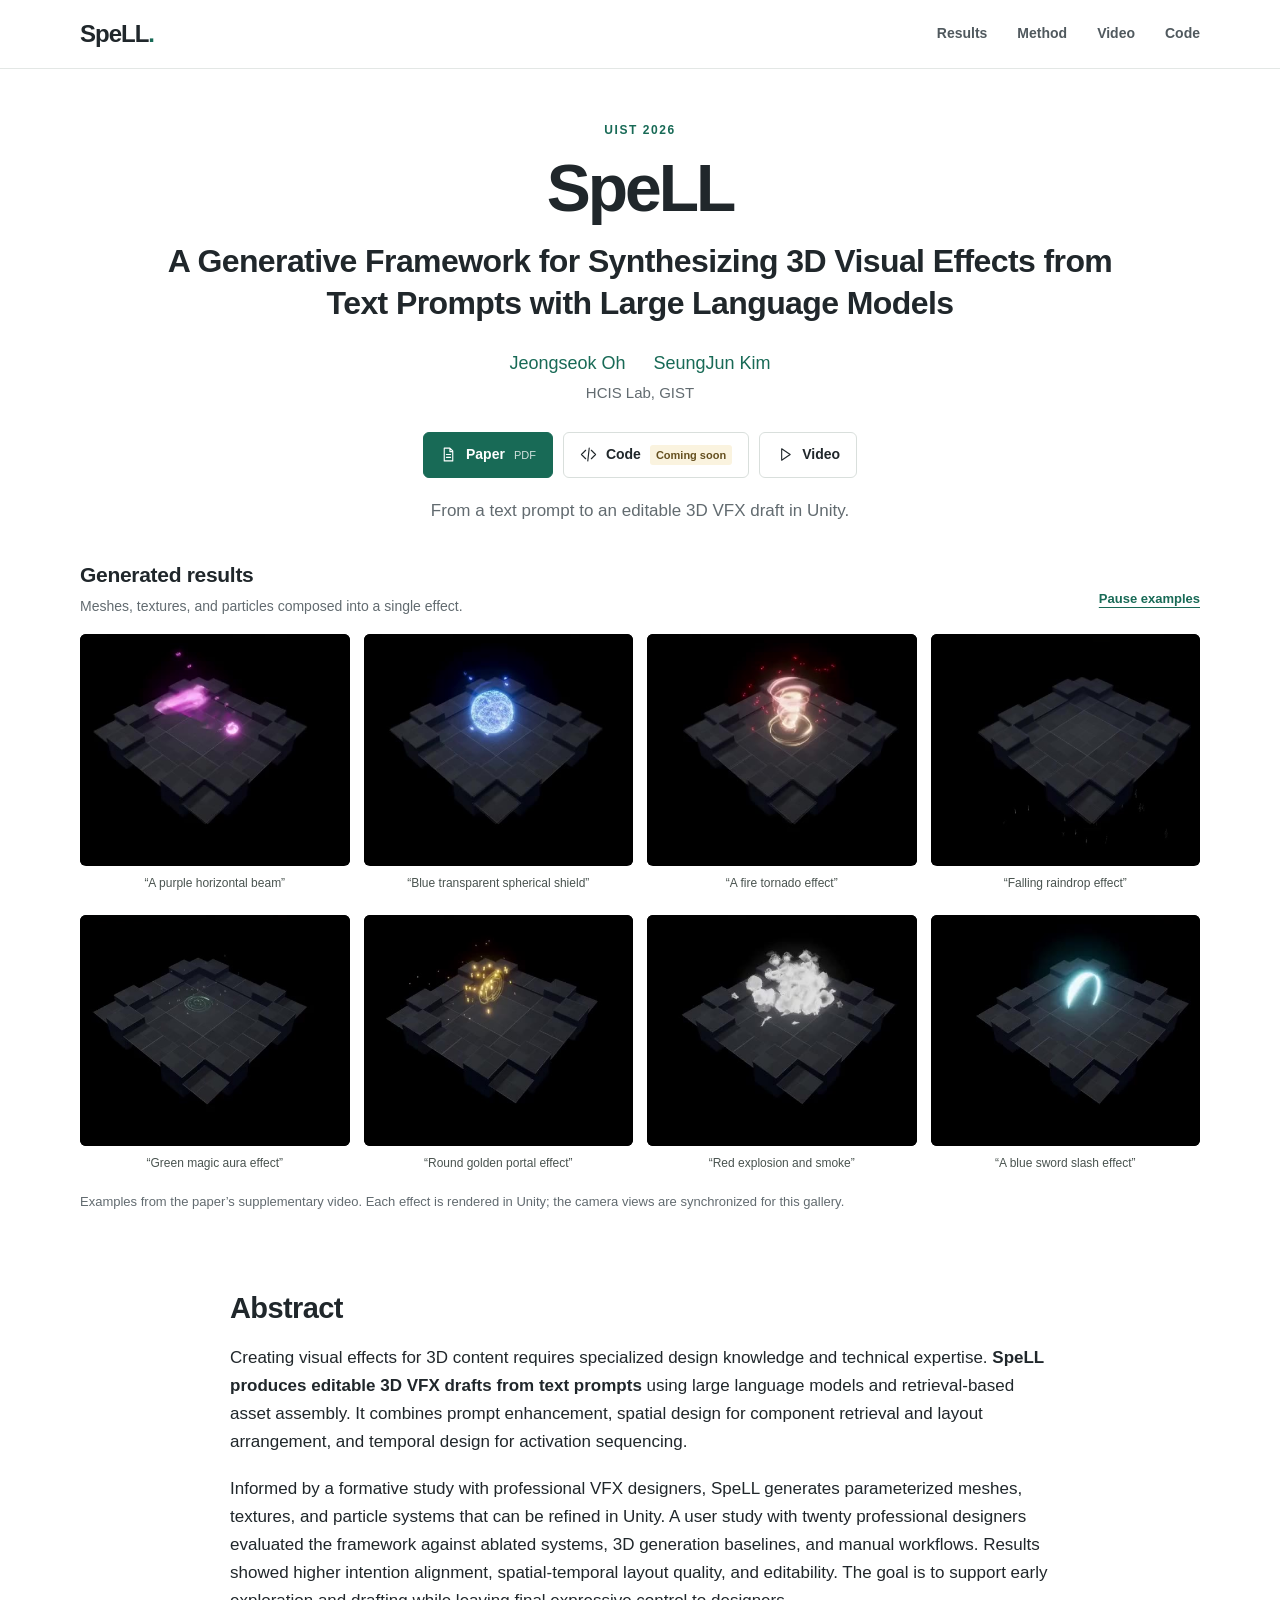
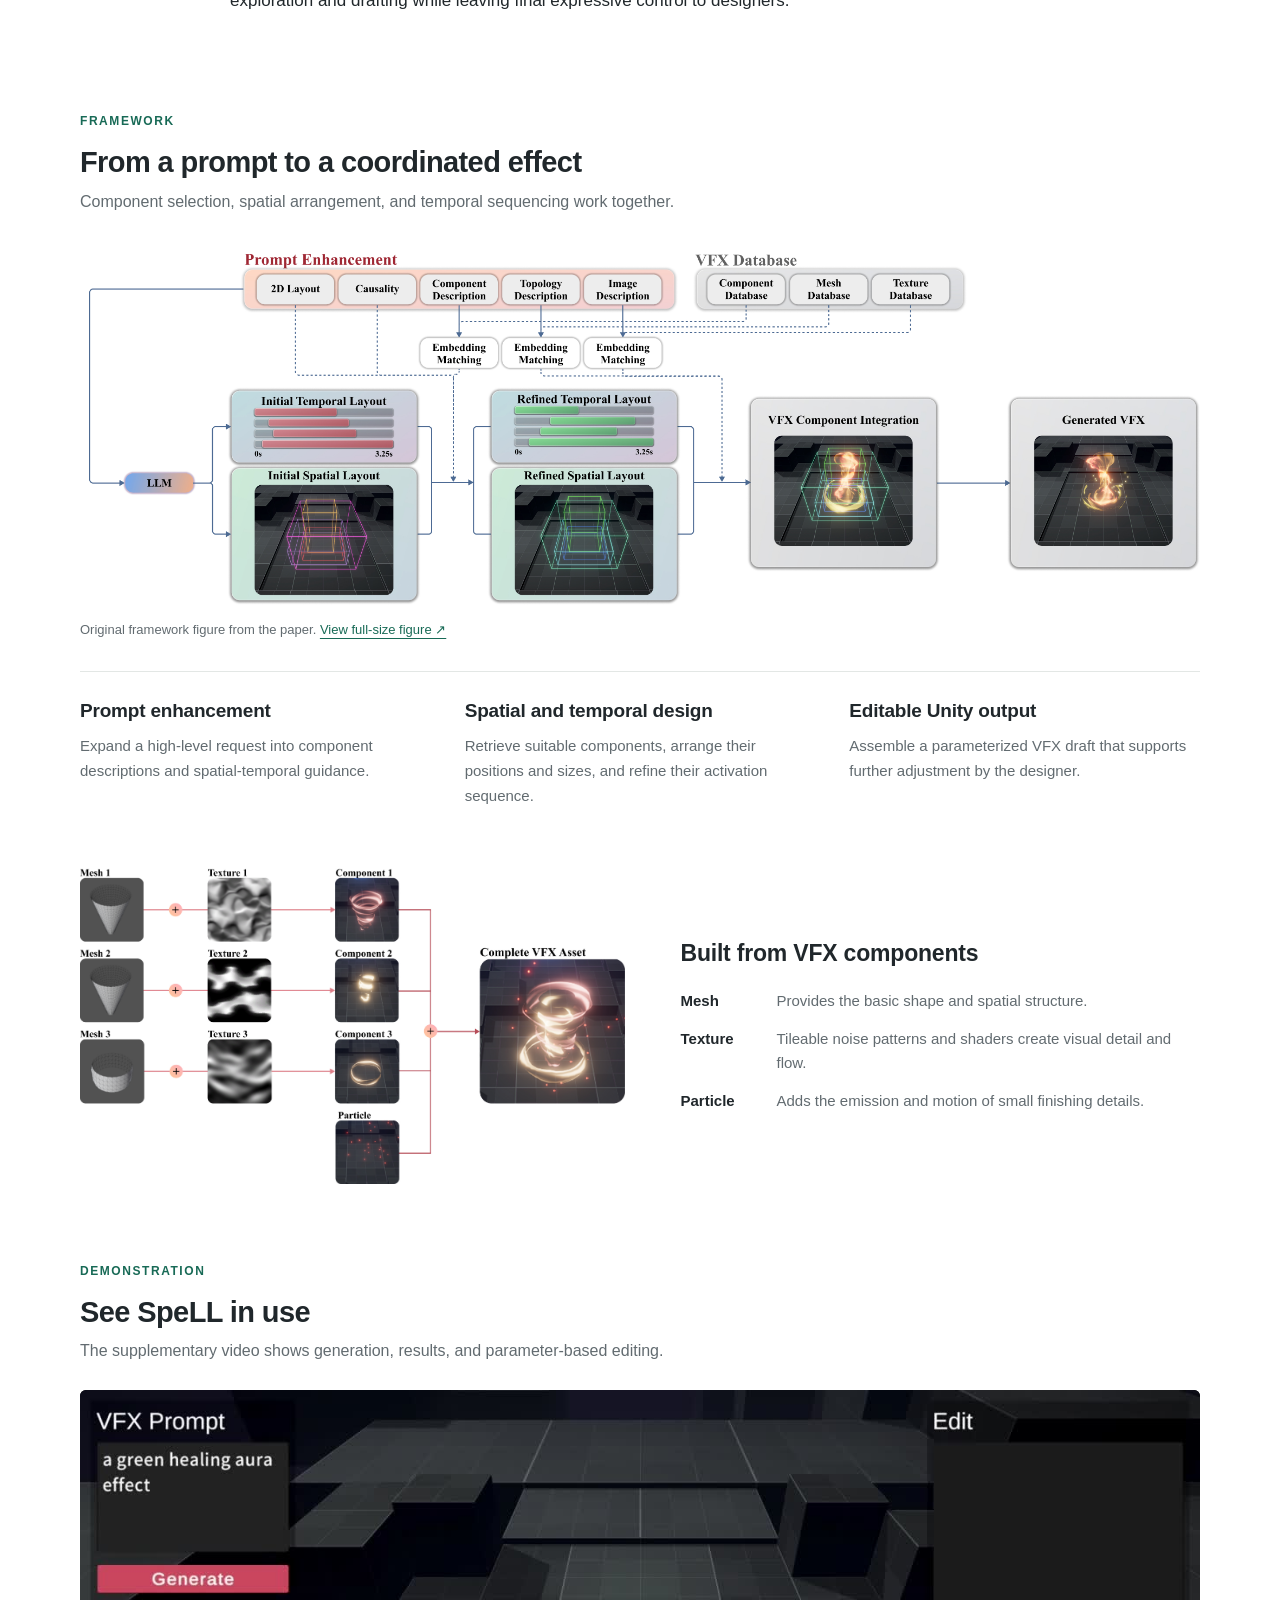
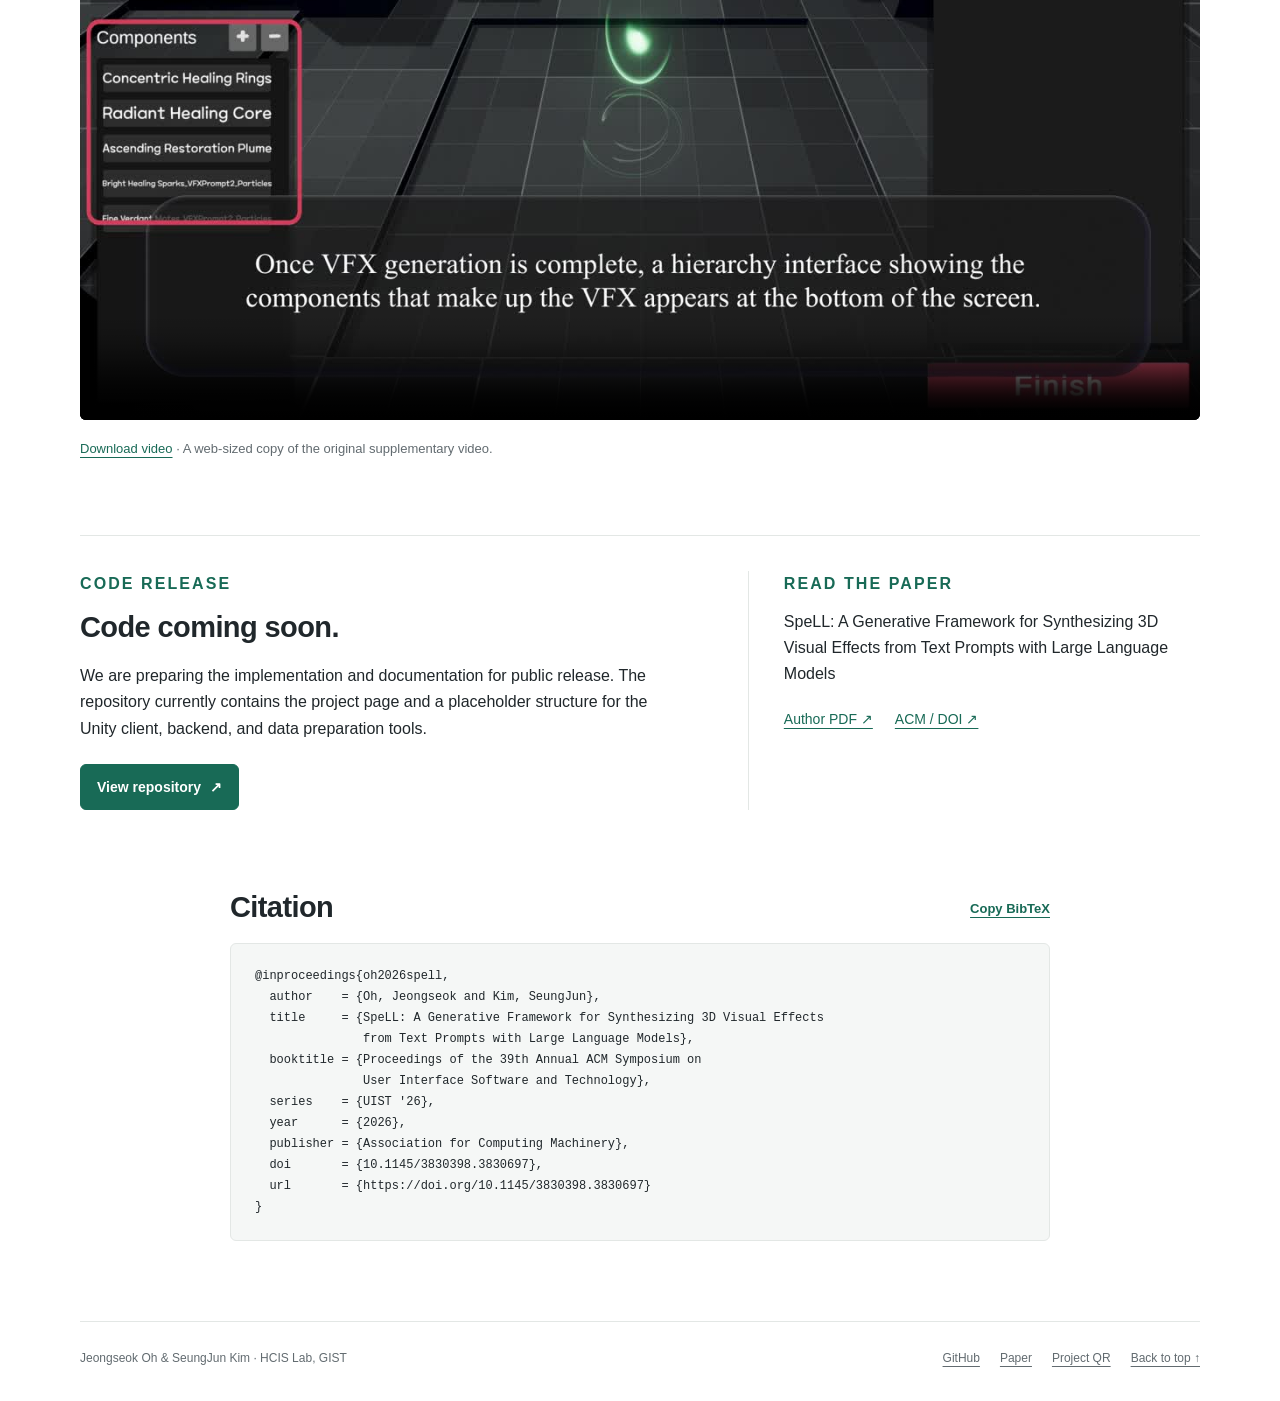
<file: docs/index.html>
<!doctype html>
<html lang="en">
<head>
  <meta charset="utf-8">
  <meta name="viewport" content="width=device-width, initial-scale=1">
  <title>SpeLL — Editable 3D VFX from Text Prompts · UIST 2026</title>
  <meta name="description" content="SpeLL creates editable 3D visual effects drafts from text prompts using large language models and retrieval-based asset assembly. UIST 2026. Paper, results, and forthcoming code.">
  <meta name="theme-color" content="#ffffff">
  <meta property="og:title" content="SpeLL — Editable 3D VFX from Text Prompts">
  <meta property="og:description" content="A UIST 2026 research project by Jeongseok Oh and SeungJun Kim. Explore the paper and generated VFX. Code coming soon.">
  <meta property="og:type" content="website">
  <meta property="og:url" content="https://stan5dard.github.io/SpeLL-project/">
  <meta property="og:image" content="https://stan5dard.github.io/SpeLL-project/assets/teaser.jpg">
  <meta name="twitter:card" content="summary_large_image">
  <meta name="citation_title" content="SpeLL: A Generative Framework for Synthesizing 3D Visual Effects from Text Prompts with Large Language Models">
  <meta name="citation_author" content="Jeongseok Oh">
  <meta name="citation_author" content="SeungJun Kim">
  <meta name="citation_publication_date" content="2026">
  <meta name="citation_conference_title" content="The 39th Annual ACM Symposium on User Interface Software and Technology">
  <meta name="citation_doi" content="10.1145/3830398.3830697">
  <meta name="citation_pdf_url" content="https://stan5dard.github.io/SpeLL-project/paper/SpeLL.pdf">
  <link rel="canonical" href="https://stan5dard.github.io/SpeLL-project/">
  <link rel="icon" href="favicon.svg" type="image/svg+xml">
  <link rel="stylesheet" href="style.css">
  <script src="app.js" defer></script>
</head>
<body>
<a class="skip" href="#main">Skip to content</a>
<header class="site-header">
  <nav class="nav wrap" aria-label="Main navigation">
    <a class="wordmark" href="#top" aria-label="SpeLL home">SpeLL<span class="wordmark-dot" aria-hidden="true">.</span></a>
    <div class="nav-links"><a href="#results">Results</a><a href="#method">Method</a><a href="#video">Video</a><a href="#code">Code</a></div>
  </nav>
</header>
<main id="main">
  <section class="hero wrap" id="top" aria-labelledby="title">
    <p class="venue">UIST 2026</p>
    <h1 id="title"><span class="title-name">SpeLL</span><span class="title-full">A Generative Framework for Synthesizing 3D Visual Effects from Text Prompts with Large Language Models</span></h1>
    <p class="authors"><a href="https://orcid.org/0009-0009-1725-2814">Jeongseok Oh</a><a href="https://orcid.org/0000-0003-0470-2483">SeungJun Kim</a></p>
    <p class="affiliation">HCIS Lab, GIST</p>
    <div class="hero-actions">
      <a class="button primary" href="paper/SpeLL.pdf"><svg viewBox="0 0 24 24" aria-hidden="true"><path d="M6 3h8l4 4v14H6zM14 3v5h4M9 12h6M9 16h6"/></svg>Paper <span class="button-note">PDF</span></a>
      <a class="button" href="https://github.com/stan5dard/SpeLL-project"><svg viewBox="0 0 24 24" aria-hidden="true"><path d="m8 6-6 6 6 6m8-12 6 6-6 6m-3-15-2 18"/></svg>Code <span class="status">Coming soon</span></a>
      <a class="button" href="#video"><svg viewBox="0 0 24 24" aria-hidden="true"><path d="m8 4 12 8-12 8z"/></svg>Video</a>
    </div>
    <p class="hero-summary">From a text prompt to an editable 3D VFX draft in Unity.</p>
  </section>

  <section class="results wrap" id="results" aria-labelledby="results-title">
    <div class="section-intro compact"><div><h2 id="results-title">Generated results</h2><p>Meshes, textures, and particles composed into a single effect.</p></div><button class="text-button" id="motion-toggle" type="button" aria-pressed="false">Play examples</button></div>
    <div class="result-grid">
      <figure><video class="example" muted loop playsinline preload="auto" poster="assets/purple-beam.jpg" aria-label="A purple horizontal beam, rotating on a tiled 3D floor"><source src="assets/purple-beam.mp4" type="video/mp4"></video><figcaption>“A purple horizontal beam”</figcaption></figure>
      <figure><video class="example" muted loop playsinline preload="auto" poster="assets/blue-shield.jpg" aria-label="Blue transparent spherical shield"><source src="assets/blue-shield.mp4" type="video/mp4"></video><figcaption>“Blue transparent spherical shield”</figcaption></figure>
      <figure><video class="example" muted loop playsinline preload="auto" poster="assets/fire-tornado.jpg" aria-label="A fire tornado effect"><source src="assets/fire-tornado.mp4" type="video/mp4"></video><figcaption>“A fire tornado effect”</figcaption></figure>
      <figure><video class="example" muted loop playsinline preload="auto" poster="assets/raindrops.jpg" aria-label="Falling raindrops above a tiled 3D floor"><source src="assets/raindrops.mp4" type="video/mp4"></video><figcaption>“Falling raindrop effect”</figcaption></figure>
      <figure><video class="example" muted loop playsinline preload="auto" poster="assets/green-aura.jpg" aria-label="A green magic aura effect"><source src="assets/green-aura.mp4" type="video/mp4"></video><figcaption>“Green magic aura effect”</figcaption></figure>
      <figure><video class="example" muted loop playsinline preload="auto" poster="assets/golden-portal.jpg" aria-label="A round golden portal effect"><source src="assets/golden-portal.mp4" type="video/mp4"></video><figcaption>“Round golden portal effect”</figcaption></figure>
      <figure><video class="example" muted loop playsinline preload="auto" poster="assets/explosion.jpg" aria-label="A red explosion followed by smoke"><source src="assets/explosion.mp4" type="video/mp4"></video><figcaption>“Red explosion and smoke”</figcaption></figure>
      <figure><video class="example" muted loop playsinline preload="auto" poster="assets/blue-slash.jpg" aria-label="A blue sword slash effect"><source src="assets/blue-slash.mp4" type="video/mp4"></video><figcaption>“A blue sword slash effect”</figcaption></figure>
    </div>
    <p class="caption">Examples from the paper’s supplementary video. Each effect is rendered in Unity; the camera views are synchronized for this gallery.</p>
    <noscript><p>Enable JavaScript to play the gallery, or watch the video below using its playback controls.</p></noscript>
  </section>

  <section class="section prose" id="abstract" aria-labelledby="abstract-title">
    <h2 id="abstract-title">Abstract</h2>
    <p>Creating visual effects for 3D content requires specialized design knowledge and technical expertise. <strong>SpeLL produces editable 3D VFX drafts from text prompts</strong> using large language models and retrieval-based asset assembly. It combines prompt enhancement, spatial design for component retrieval and layout arrangement, and temporal design for activation sequencing.</p>
    <p>Informed by a formative study with professional VFX designers, SpeLL generates parameterized meshes, textures, and particle systems that can be refined in Unity. A user study with twenty professional designers evaluated the framework against ablated systems, 3D generation baselines, and manual workflows. Results showed higher intention alignment, spatial-temporal layout quality, and editability. The goal is to support early exploration and drafting while leaving final expressive control to designers.</p>
  </section>

  <section class="section wrap" id="method" aria-labelledby="method-title">
    <div class="section-intro"><div><p class="eyebrow">Framework</p><h2 id="method-title">From a prompt to a coordinated effect</h2><p>Component selection, spatial arrangement, and temporal sequencing work together.</p></div></div>
    <figure class="method-figure"><a href="assets/framework.jpg" target="_blank" rel="noopener" aria-label="Open the original framework figure at full resolution"><img src="assets/framework.jpg" alt="The SpeLL pipeline: prompt enhancement provides descriptions and layout guidance; LLMs propose spatial and temporal layouts; retrieval and refinement inform component matching; meshes, textures and particles are integrated into the generated VFX." loading="lazy" width="4134" height="1309"></a><figcaption>Original framework figure from the paper. <a href="assets/framework.jpg" target="_blank" rel="noopener">View full-size figure ↗</a></figcaption></figure>
    <div class="method-notes">
      <div><h3>Prompt enhancement</h3><p>Expand a high-level request into component descriptions and spatial-temporal guidance.</p></div>
      <div><h3>Spatial and temporal design</h3><p>Retrieve suitable components, arrange their positions and sizes, and refine their activation sequence.</p></div>
      <div><h3>Editable Unity output</h3><p>Assemble a parameterized VFX draft that supports further adjustment by the designer.</p></div>
    </div>
    <div class="composition">
      <img src="assets/composition.jpg" alt="Three simple meshes paired with noise textures form sub-components; these are combined with particles into one complete VFX asset." loading="lazy" width="2741" height="1595">
      <div><h3>Built from VFX components</h3><dl><dt>Mesh</dt><dd>Provides the basic shape and spatial structure.</dd><dt>Texture</dt><dd>Tileable noise patterns and shaders create visual detail and flow.</dd><dt>Particle</dt><dd>Adds the emission and motion of small finishing details.</dd></dl></div>
    </div>
  </section>

  <section class="section wrap" id="video" aria-labelledby="video-title">
    <div class="section-intro"><div><p class="eyebrow">Demonstration</p><h2 id="video-title">See SpeLL in use</h2><p>The supplementary video shows generation, results, and parameter-based editing.</p></div></div>
    <video class="overview-video" controls playsinline preload="none" poster="assets/overview-poster.jpg" aria-label="SpeLL supplementary video"><source src="assets/overview.mp4" type="video/mp4">Your browser does not support embedded video. <a href="assets/overview.mp4">Download the supplementary video.</a></video>
    <p class="caption"><a href="assets/overview.mp4" download>Download video</a> · A web-sized copy of the original supplementary video.</p>
  </section>

  <section class="section wrap release" id="code" aria-labelledby="code-title">
    <div><p class="eyebrow">Code release</p><h2 id="code-title">Code coming soon.</h2><p>We are preparing the implementation and documentation for public release. The repository currently contains the project page and a placeholder structure for the Unity client, backend, and data preparation tools.</p><a class="button primary" href="https://github.com/stan5dard/SpeLL-project">View repository <span aria-hidden="true">↗</span></a></div>
    <aside class="paper-link"><p class="eyebrow">Read the paper</p><p>SpeLL: A Generative Framework for Synthesizing 3D Visual Effects from Text Prompts with Large Language Models</p><a href="paper/SpeLL.pdf">Author PDF ↗</a><a href="https://doi.org/10.1145/3830398.3830697">ACM / DOI ↗</a></aside>
  </section>

  <section class="section prose citation" id="citation" aria-labelledby="citation-title">
    <div class="citation-heading"><h2 id="citation-title">Citation</h2><button type="button" id="copy-citation" class="text-button">Copy BibTeX</button></div>
    <pre><code id="bibtex">@inproceedings{oh2026spell,
  author    = {Oh, Jeongseok and Kim, SeungJun},
  title     = {SpeLL: A Generative Framework for Synthesizing 3D Visual Effects
               from Text Prompts with Large Language Models},
  booktitle = {Proceedings of the 39th Annual ACM Symposium on
               User Interface Software and Technology},
  series    = {UIST '26},
  year      = {2026},
  publisher = {Association for Computing Machinery},
  doi       = {10.1145/3830398.3830697},
  url       = {https://doi.org/10.1145/3830398.3830697}
}</code></pre>
    <p class="sr-only" id="copy-status" aria-live="polite"></p>
  </section>
</main>
<footer class="wrap footer"><p>Jeongseok Oh &amp; SeungJun Kim · HCIS Lab, GIST</p><div><a href="https://github.com/stan5dard/SpeLL-project">GitHub</a><a href="paper/SpeLL.pdf">Paper</a><a href="assets/project-qr.svg" download>Project QR</a><a href="#top">Back to top ↑</a></div></footer>
</body>
</html>
</file>
<file: docs/style.css>
:root{color-scheme:light;--ink:#20272b;--muted:#626b70;--accent:#186a56;--line:#e3e7e5;--soft:#f5f7f6;--max:1120px}*{box-sizing:border-box}html{scroll-behavior:smooth;scroll-padding-top:85px}body{margin:0;background:#fff;color:var(--ink);font-family:Inter,-apple-system,BlinkMacSystemFont,"Segoe UI",Arial,sans-serif;font-size:17px;line-height:1.65;-webkit-font-smoothing:antialiased}a{color:var(--accent);text-underline-offset:4px}a:hover{text-decoration-thickness:2px}a,button{-webkit-tap-highlight-color:transparent}button{font:inherit}button,a{touch-action:manipulation}:focus-visible{outline:3px solid #25896e;outline-offset:5px}.wrap{width:min(var(--max),calc(100% - 64px));margin-inline:auto}.prose{width:min(820px,calc(100% - 64px));margin-inline:auto}.site-header{border-bottom:1px solid var(--line);background:#fff}.nav{height:68px;display:flex;align-items:center;justify-content:space-between;gap:20px}.wordmark{font-weight:750;font-size:24px;letter-spacing:-1px;color:var(--ink);text-decoration:none}.wordmark-dot{color:var(--accent)}.nav-links{display:flex;gap:30px;font-size:14px;font-weight:550}.nav-links a{color:#50595e;text-decoration:none}.nav-links a:hover{color:var(--accent)}.hero{text-align:center;padding:52px 0 36px}.venue,.eyebrow{text-transform:uppercase;letter-spacing:.13em;font-size:12px;font-weight:700;color:var(--accent);margin:0 0 12px}.title-name{display:block;font-size:66px;line-height:1.08;font-weight:740;letter-spacing:-3px;margin-bottom:16px}.title-full{display:block;font-size:clamp(24px,2.5vw,33px);line-height:1.32;letter-spacing:-.6px;font-weight:580;max-width:960px;margin-inline:auto}h1{margin:0}h2{font-size:29px;font-weight:640;line-height:1.3;letter-spacing:-.6px;margin:0 0 16px}h3{font-size:19px;line-height:1.4;letter-spacing:-.2px;font-weight:650;margin:0 0 10px}p{margin:0 0 19px}.authors{margin:24px 0 3px;display:flex;justify-content:center;gap:28px;font-size:18px}.authors a{text-decoration:none}.affiliation{color:var(--muted);font-size:15px;margin:0}.hero-actions{display:flex;flex-wrap:wrap;gap:10px;justify-content:center;margin:26px 0 19px}.button{display:inline-flex;align-items:center;justify-content:center;gap:9px;padding:10px 16px;min-height:46px;border:1px solid #d9dfdc;border-radius:6px;font-size:14px;font-weight:600;text-decoration:none;color:var(--ink);background:white;line-height:1.5;transition:background .15s,border-color .15s}.button:hover{background:#edf4f0;border-color:#9ab9a9;text-decoration:none}.button.primary{background:var(--accent);border-color:var(--accent);color:white}.button.primary:hover{background:#125340}.button svg{width:17px;height:17px;fill:none;stroke:currentColor;stroke-width:1.6;stroke-linecap:round;stroke-linejoin:round}.button-note{font-size:11px;font-weight:500;opacity:.8}.status{font-size:11px;padding:2px 6px;border-radius:3px;color:#655020;background:#faf3df;font-weight:550}.hero-summary{font-size:17px;color:var(--muted);margin:0}.section-intro{margin-bottom:25px;display:flex;align-items:flex-end;justify-content:space-between;gap:24px}.section-intro p:last-child{color:var(--muted);font-size:16px;margin:0}.section-intro h2{margin-bottom:7px}.compact{margin-bottom:16px}.compact h2{font-size:21px;letter-spacing:-.3px}.compact p{font-size:14px!important}.text-button{border:0;background:none;padding:7px 0;min-height:40px;cursor:pointer;white-space:nowrap;font-size:13px;color:var(--accent);font-weight:650;text-decoration:underline;text-underline-offset:4px}.result-grid{display:grid;grid-template-columns:repeat(4,minmax(0,1fr));gap:23px 14px}figure{margin:0}.result-grid video{display:block;width:100%;height:auto;aspect-ratio:480/412;background:#000;border-radius:6px}.result-grid figcaption{font-size:12px;text-align:center;margin-top:9px;line-height:1.45;color:#49534f}.caption,figcaption{font-size:13px;color:var(--muted);line-height:1.55}.caption{margin:19px 0 0}.section{padding-top:78px}.section.prose p{text-wrap:pretty}.method-figure{padding-top:10px}.method-figure img{display:block;width:100%;height:auto;object-fit:contain}.method-figure a:has(img){cursor:zoom-in}.method-figure figcaption{margin-top:15px}.method-notes{display:grid;grid-template-columns:repeat(3,minmax(0,1fr));gap:34px;margin-top:31px;padding-top:26px;border-top:1px solid var(--line)}.method-notes p{font-size:15px;color:var(--muted);margin:0}.composition{margin-top:58px;display:grid;grid-template-columns:1.05fr 1fr;gap:55px;align-items:center}.composition img{width:100%;height:auto;max-height:420px;object-fit:contain}.composition h3{font-size:23px;margin-bottom:20px}.composition dl{margin:0;display:grid;grid-template-columns:78px 1fr;gap:13px 18px;font-size:15px}.composition dt{font-weight:650}.composition dd{margin:0;color:var(--muted)}.overview-video{display:block;width:100%;aspect-ratio:16/9;background:#111;border-radius:6px}.release{display:grid;grid-template-columns:1.3fr 1fr;gap:80px;margin-top:76px;padding:35px 0 0;border-top:1px solid var(--line)}.release p{font-size:16px}.release .button{margin-top:3px}.paper-link{border-left:1px solid var(--line);padding-left:35px}.paper-link p:not(.eyebrow){font-size:16px;line-height:1.6}.paper-link>a{display:inline-block;font-size:14px;margin:0 22px 8px 0}.citation-heading{display:flex;align-items:center;justify-content:space-between;gap:20px;margin-bottom:15px}.citation-heading h2{margin:0}.citation pre{font-family:"SFMono-Regular",Consolas,monospace;background:var(--soft);font-size:12px;line-height:1.75;padding:22px 24px;overflow:auto;border:1px solid var(--line);border-radius:6px;margin:0}.footer{margin-top:80px;padding:27px 0 32px;border-top:1px solid var(--line);display:flex;justify-content:space-between;gap:24px;color:var(--muted);font-size:12px}.footer p{margin:0}.footer>div{display:flex;flex-wrap:wrap;gap:20px}.footer a{color:var(--muted)}.skip{position:absolute;left:12px;top:-100px;z-index:20;background:white;padding:10px 16px}.skip:focus{top:10px}.sr-only{position:absolute;width:1px;height:1px;padding:0;margin:-1px;overflow:hidden;clip:rect(0,0,0,0);white-space:nowrap;border:0}
@media(max-width:800px){.wrap,.prose{width:calc(100% - 40px)}.hero{padding-top:38px}.title-name{font-size:55px}.title-full{font-size:26px}.result-grid{grid-template-columns:repeat(2,minmax(0,1fr));gap:20px 12px}.result-grid figcaption{font-size:12px}.section{padding-top:58px}.method-notes{gap:20px}.method-notes h3{font-size:17px}.composition{gap:28px}.release{gap:30px}.footer{flex-direction:column;gap:12px}.hero-summary{font-size:15px}}
@media(max-width:520px){.nav{height:60px}.nav-links{gap:17px;font-size:12px}.wordmark{font-size:22px}.hero{padding:31px 0 32px}.title-name{font-size:49px;letter-spacing:-2px;margin-bottom:14px}.title-full{font-size:23px;line-height:1.36}.authors{font-size:16px;gap:24px;margin-top:20px}.hero-actions{gap:8px}.button{font-size:13px;padding:10px 12px;gap:7px}.hero-summary{max-width:310px;margin:auto}.section-intro{gap:12px}.compact p{font-size:13px!important}.compact h2{font-size:20px}.text-button{font-size:12px}.result-grid{gap:19px 10px}.result-grid figcaption{font-size:11px}.caption{font-size:12px}.section{padding-top:48px}h2{font-size:25px}.prose{font-size:16px}.method-notes{grid-template-columns:1fr;gap:24px}.method-notes h3{font-size:18px}.composition{grid-template-columns:1fr;gap:24px;margin-top:40px}.composition img{max-height:330px}.composition h3{font-size:22px}.release{grid-template-columns:1fr;margin-top:48px;padding-top:28px;gap:30px}.paper-link{border-left:0;border-top:1px solid var(--line);padding:24px 0 0}.citation pre{font-size:11px;padding:16px}.footer{margin-top:48px}.footer>div{gap:17px}}
@media(prefers-reduced-motion:reduce){html{scroll-behavior:auto}*{transition:none!important}}
</file>
